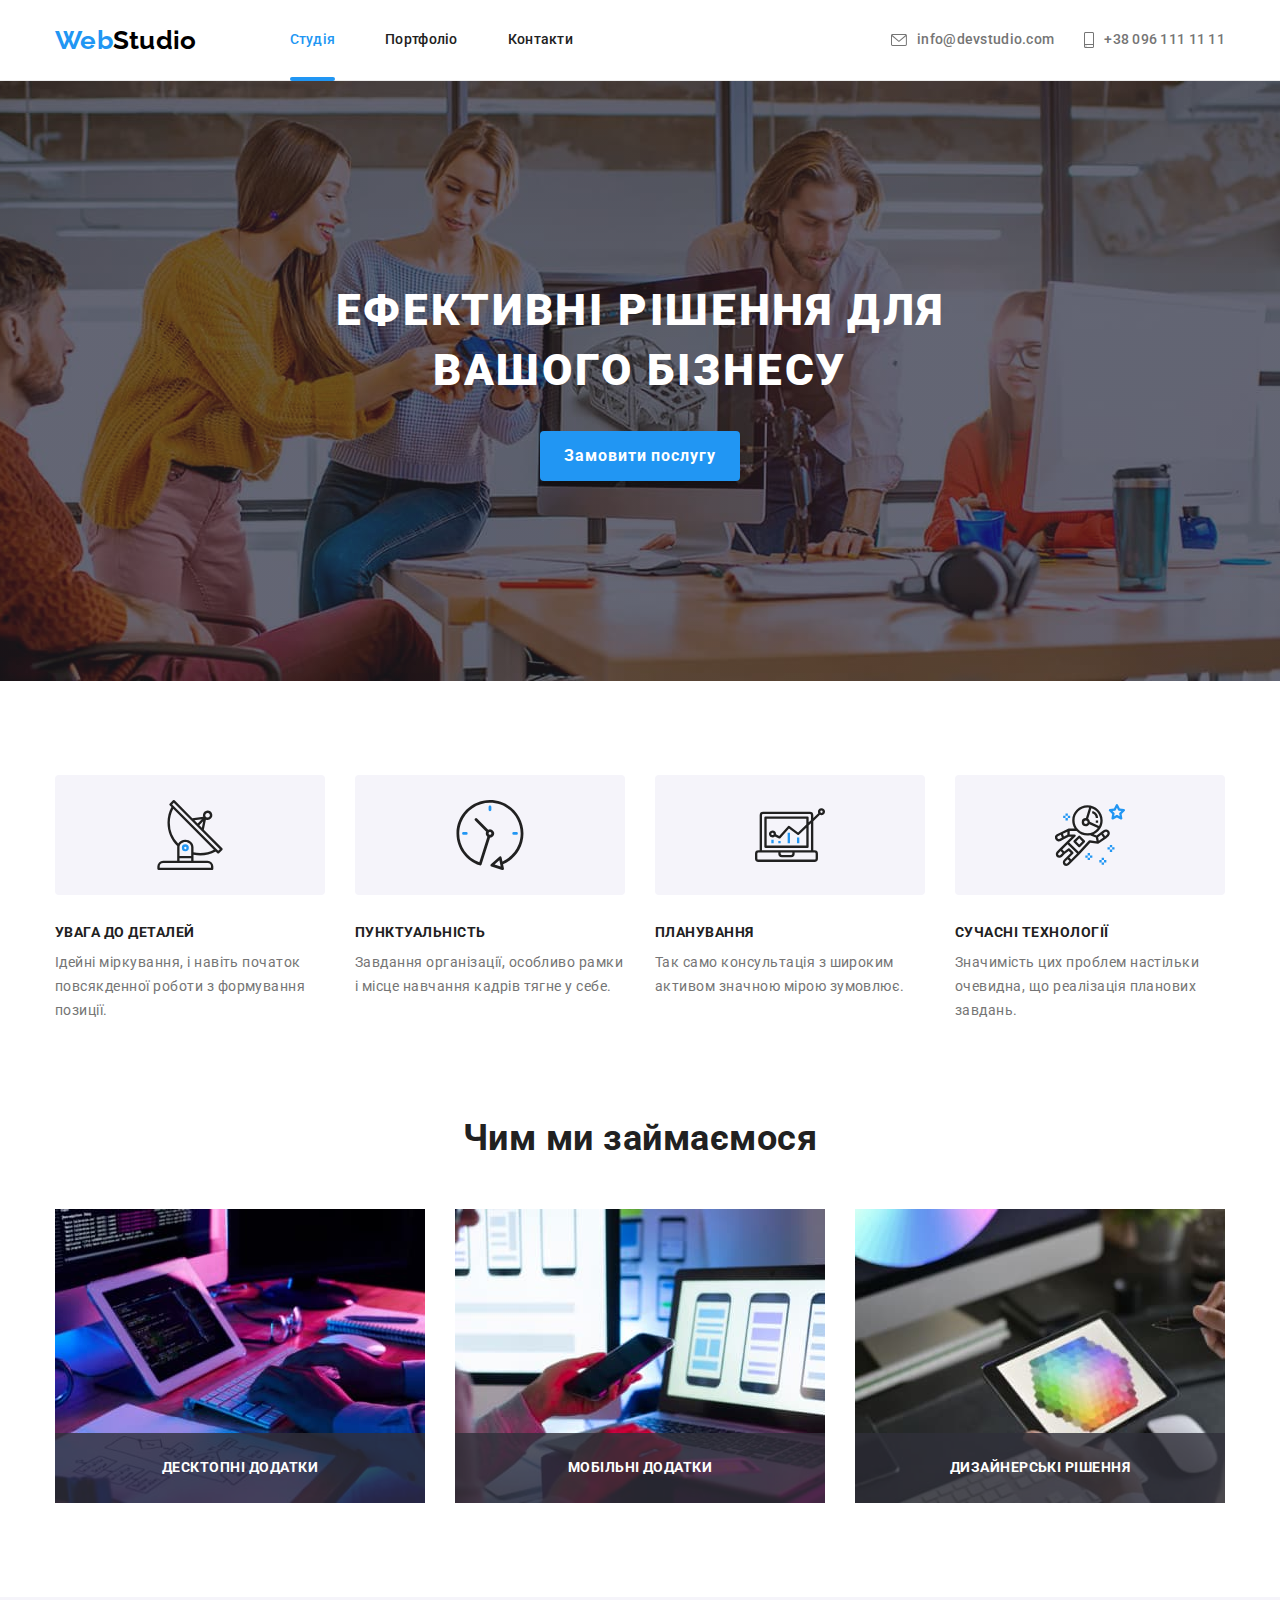
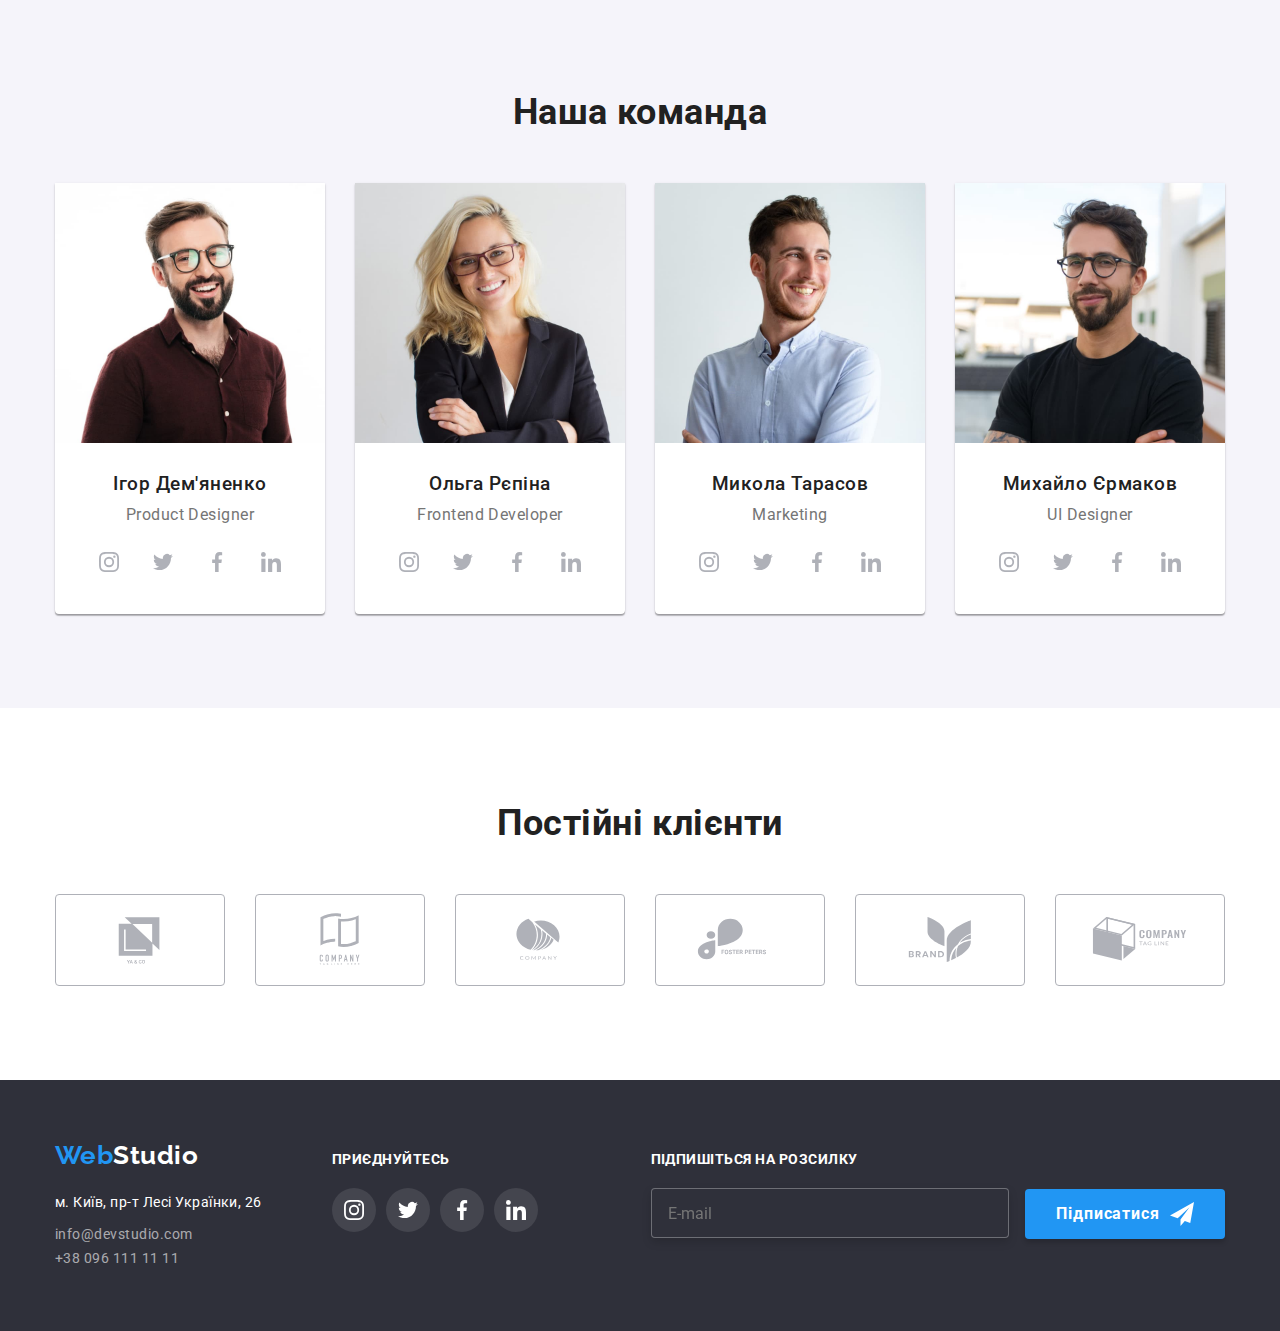
<file: index.html>
<!DOCTYPE html>
<html lang="uk">
  <head>
    <meta charset="UTF-8" />
    <meta http-equiv="X-UA-Compatible" content="IE=edge" />
     <link
      rel="stylesheet"
      href="https://cdnjs.cloudflare.com/ajax/libs/modern-normalize/1.1.0/modern-normalize.min.css"
    />
    <link rel="stylesheet" href="./css/main.min.css" />
    <link rel="preconnect" href="https://fonts.googleapis.com" />
    <link rel="preconnect" href="https://fonts.gstatic.com" crossorigin />
    <link
      href="https://fonts.googleapis.com/css2?family=Raleway:wght@700&family=Roboto:wght@400;500;700;900&display=swap"
      rel="stylesheet"
    />
    <meta name="viewport" content="width=device-width, initial-scale=1.0" />
    <title>Студія</title>
  </head>
  <body>
    <header class="page-header">
      <div class="container page-header__container">
        <nav class="pagination">
          <a class="logo" href="./index.html"
            >Web<span class="logo--dark">Studio</span></a
          >
          <ul class="pagination__list">
            <li class="pagination__item">
              <a
                class="pagination__link pagination__link--current"
                href="./index.html"
                >Студія</a
              >
            </li>
            <li class="pagination__item">
              <a class="pagination__link" href="./portfolio.html">Портфоліо</a>
            </li>
            <li class="pagination__item">
              <a class="pagination__link" href="#">Контакти</a>
            </li>
          </ul>
        </nav>
        <ul class="contacts">
          <li class="contacts__item">
            <a class="contacts__link" href="mailto:info@devstudio.com">
              <svg class="contacts__icon" width="16" height="12">
                <use href="./images/sprite.svg#icon-envelope"></use>
              </svg>
              info@devstudio.com
            </a>
          </li>
          <li class="contacts__item">
            <a class="contacts__link" href="tel:+380961111111">
              <svg class="contacts__icon" width="10" height="16">
                <use href="./images/sprite.svg#icon-smartphone"></use>
              </svg>
              +38 096 111 11 11
            </a>
          </li>
        </ul>
      </div>
    </header>
    <main>
      <section class="hero section">
        <div class="container">
          <h1 class="hero__title">Ефективні рішення для вашого бізнесу</h1>
          <button
            class="main-button hero__button"
            type="button"
            data-modal-open
          >
            Замовити послугу
          </button>
        </div>
      </section>
      <section class="peculiarities section">
        <div class="container">
          <h2 class="visually-hidden">Наші переваги</h2>
          <ul class="peculiarities__list">
            <li class="peculiarities__item">
              <div class="peculiarities__icon">
                <svg width="70" height="70">
                  <use href="./images/sprite.svg#icon-antenna"></use>
                </svg>
              </div>
              <h3 class="subtitle peculiarities__subtitle">Увага до деталей</h3>
              <p class="peculiarities__text">
                Ідейні міркування, і навіть початок повсякденної роботи з
                формування позиції.
              </p>
            </li>
            <li class="peculiarities__item">
              <div class="peculiarities__icon">
                <svg width="70" height="70">
                  <use href="./images/sprite.svg#icon-clock"></use>
                </svg>
              </div>
              <h3 class="subtitle peculiarities__subtitle">Пунктуальність</h3>
              <p class="peculiarities__text">
                Завдання організації, особливо рамки і місце навчання кадрів
                тягне у себе.
              </p>
            </li>
            <li class="peculiarities__item">
              <div class="peculiarities__icon">
                <svg width="70" height="70">
                  <use href="./images/sprite.svg#icon-diagram"></use>
                </svg>
              </div>
              <h3 class="subtitle peculiarities__subtitle">Планування</h3>
              <p class="peculiarities__text">
                Так само консультація з широким активом значною мірою зумовлює.
              </p>
            </li>
            <li class="peculiarities__item">
              <div class="peculiarities__icon">
                <svg width="70" height="70">
                  <use href="./images/sprite.svg#icon-astronaut"></use>
                </svg>
              </div>
              <h3 class="subtitle peculiarities__subtitle">
                Сучасні технології
              </h3>
              <p class="peculiarities__text">
                Значимість цих проблем настільки очевидна, що реалізація
                планових завдань.
              </p>
            </li>
          </ul>
        </div>
      </section>
      <section class="section performance">
        <div class="container">
          <h2 class="performance__title main-title">Чим ми займаємося</h2>
          <ul class="performance__list">
            <li class="performance__item">
              <img
                src="./images/1.jpg"
                alt="зображення робочого процесу при написанні програмного коду"
                width="370"
              />
              <p class="performance__text">Десктопні додатки</p>
            </li>
            <li class="performance__item">
              <img
                src="./images/2.jpg"
                alt="зображення процесу роботи під час створення мобільного додатку"
                width="370"
              />
              <p class="performance__text">Мобільні додатки</p>
            </li>
            <li class="performance__item">
              <img
                src="./images/3.jpg"
                alt="зображення процесу роботи графічного дизайнера"
                width="370"
              />
              <p class="performance__text">Дизайнерські рішення</p>
            </li>
          </ul>
        </div>
      </section>
      <section class="team section">
        <div class="container">
          <h2 class="team__title main-title">Наша команда</h2>
          <ul class="team__list">
            <li class="team__item">
              <img
                src="./images/4.jpg"
                alt="фотографія Ігоря Дем'яненко"
                width="270"
              />
              <div class="team__content">
                <h3 class="team__subtitle">Ігор дем'яненко</h3>
                <p class="team__text" lang="en">Product designer</p>
                <ul class="team__list-icon">
                  <li class="team__item-icon">
                    <a class="social-network team__link-icon" href="#">
                      <svg width="20" height="20">
                        <use href="./images/sprite.svg#icon-instagram"></use>
                      </svg>
                    </a>
                  </li>
                  <li class="team__item-icon">
                    <a class="social-network team__link-icon" href="#">
                      <svg width="20" height="20">
                        <use href="./images/sprite.svg#icon-twitter"></use>
                      </svg>
                    </a>
                  </li>
                  <li class="team__item-icon">
                    <a class="social-network team__link-icon" href="#">
                      <svg width="20" height="20">
                        <use href="./images/sprite.svg#icon-facebook"></use>
                      </svg>
                    </a>
                  </li>
                  <li class="team__item-icon">
                    <a class="social-network team__link-icon" href="#">
                      <svg width="20" height="20">
                        <use href="./images/sprite.svg#icon-linkedin"></use>
                      </svg>
                    </a>
                  </li>
                </ul>
              </div>
            </li>
            <li class="team__item">
              <img
                src="./images/5.jpg"
                alt="фотографія Ольги Рєпіної"
                width="270"
              />
              <div class="team__content">
                <h3 class="team__subtitle">Ольга рєпіна</h3>
                <p class="team__text" lang="en">Frontend developer</p>
                <ul class="team__list-icon">
                  <li class="team__item-icon">
                    <a class="social-network team__link-icon" href="#">
                      <svg width="20" height="20">
                        <use href="./images/sprite.svg#icon-instagram"></use>
                      </svg>
                    </a>
                  </li>
                  <li class="team__item-icon">
                    <a class="social-network team__link-icon" href="#">
                      <svg width="20" height="20">
                        <use href="./images/sprite.svg#icon-twitter"></use>
                      </svg>
                    </a>
                  </li>
                  <li class="team__item-icon">
                    <a class="social-network team__link-icon" href="#">
                      <svg width="20" height="20">
                        <use href="./images/sprite.svg#icon-facebook"></use>
                      </svg>
                    </a>
                  </li>
                  <li class="team__item-icon">
                    <a class="social-network team__link-icon" href="#">
                      <svg width="20" height="20">
                        <use href="./images/sprite.svg#icon-linkedin"></use>
                      </svg>
                    </a>
                  </li>
                </ul>
              </div>
            </li>
            <li class="team__item">
              <img
                src="./images/6.jpg"
                alt="фотографія Миколи Тарасова"
                width="270"
              />
              <div class="team__content">
                <h3 class="team__subtitle">Микола тарасов</h3>
                <p class="team__text" lang="en">Marketing</p>
                <ul class="team__list-icon">
                  <li class="team__item-icon">
                    <a class="social-network team__link-icon" href="#">
                      <svg width="20" height="20">
                        <use href="./images/sprite.svg#icon-instagram"></use>
                      </svg>
                    </a>
                  </li>
                  <li class="team__item-icon">
                    <a class="social-network team__link-icon" href="#">
                      <svg width="20" height="20">
                        <use href="./images/sprite.svg#icon-twitter"></use>
                      </svg>
                    </a>
                  </li>
                  <li class="team__item-icon">
                    <a class="social-network team__link-icon" href="#">
                      <svg width="20" height="20">
                        <use href="./images/sprite.svg#icon-facebook"></use>
                      </svg>
                    </a>
                  </li>
                  <li class="team__item-icon">
                    <a class="social-network team__link-icon" href="#">
                      <svg width="20" height="20">
                        <use href="./images/sprite.svg#icon-linkedin"></use>
                      </svg>
                    </a>
                  </li>
                </ul>
              </div>
            </li>
            <li class="team__item">
              <img
                src="./images/7.jpg"
                alt="фотографія Михайла Єрмакова"
                width="270"
              />
              <div class="team__content">
                <h3 class="team__subtitle">Михайло єрмаков</h3>
                <p class="team__text" lang="en">
                  <span class="team__text--big">UI</span> designer
                </p>
                <ul class="team__list-icon">
                  <li class="team__item-icon">
                    <a class="social-network team__link-icon" href="#">
                      <svg width="20" height="20">
                        <use href="./images/sprite.svg#icon-instagram"></use>
                      </svg>
                    </a>
                  </li>
                  <li class="team__item-icon">
                    <a class="social-network team__link-icon" href="#">
                      <svg width="20" height="20">
                        <use href="./images/sprite.svg#icon-twitter"></use>
                      </svg>
                    </a>
                  </li>
                  <li class="team__item-icon">
                    <a class="social-network team__link-icon" href="#">
                      <svg width="20" height="20">
                        <use href="./images/sprite.svg#icon-facebook"></use>
                      </svg>
                    </a>
                  </li>
                  <li class="team__item-icon">
                    <a class="social-network team__link-icon" href="#">
                      <svg width="20" height="20">
                        <use href="./images/sprite.svg#icon-linkedin"></use>
                      </svg>
                    </a>
                  </li>
                </ul>
              </div>
            </li>
          </ul>
        </div>
      </section>
      <section class="clients section">
        <div class="container">
          <h2 class="clients__title main-title">Постійні клієнти</h2>
          <ul class="clients__list">
            <li class="clients__item">
              <a class="clients__link" href="#">
                <svg width="106" height="60">
                  <use href="./images/sprite.svg#icon-yaco"></use>
                </svg>
              </a>
            </li>
            <li class="clients__item">
              <a class="clients__link" href="#">
                <svg width="106" height="60">
                  <use href="./images/sprite.svg#icon-here"></use>
                </svg>
              </a>
            </li>
            <li class="clients__item">
              <a class="clients__link" href="#">
                <svg width="106" height="60">
                  <use href="./images/sprite.svg#icon-company"></use>
                </svg>
              </a>
            </li>
            <li class="clients__item">
              <a class="clients__link" href="#">
                <svg width="106" height="60">
                  <use href="./images/sprite.svg#icon-foster"></use>
                </svg>
              </a>
            </li>
            <li class="clients__item">
              <a class="clients__link" href="#">
                <svg width="106" height="60">
                  <use href="./images/sprite.svg#icon-brand"></use>
                </svg>
              </a>
            </li>
            <li class="clients__item">
              <a class="clients__link" href="#">
                <svg width="106" height="60">
                  <use href="./images/sprite.svg#icon-tagline"></use>
                </svg>
              </a>
            </li>
          </ul>
        </div>
      </section>
    </main>
    <footer class="page-footer">
      <div class="container page-footer__container">
        <div class="page-footer__info">
          <div class="page-footer__logo-address">
            <a class="logo" href="./index.html"
              >Web<span class="logo--light">Studio</span>
            </a>
            <address class="address">
              <ul class="address__list">
                <li class="address__item">
                  <a
                    class="address__adds-link"
                    href="https://goo.gl/maps/CPtrU1FHBa2aNyZL9"
                    target="_blank"
                    rel="noopener noreferrer nofollow"
                    >м. Київ, пр-т Лесі Українки, 26</a
                  >
                </li>
                <li class="address-item">
                  <a
                    class="address__contacts-link"
                    href="mailto:info@devstudio.com"
                    >info@devstudio.com</a
                  >
                </li>
                <li class="address-item">
                  <a class="address__contacts-link" href="tel:+380961111111"
                    >+38 096 111 11 11</a
                  >
                </li>
              </ul>
            </address>
          </div>
          <div class="social">
            <h2 class="social__title">приєднуйтесь</h2>
            <ul class="social__list">
              <li class="social__item">
                <a class="social-network social__link" href="#">
                  <svg width="20" height="20">
                    <use href="./images/sprite.svg#icon-instagram"></use>
                  </svg>
                </a>
              </li>
              <li class="social__item">
                <a class="social-network social__link" href="#">
                  <svg width="20" height="20">
                    <use href="./images/sprite.svg#icon-twitter"></use>
                  </svg>
                </a>
              </li>
              <li class="social__item">
                <a class="social-network social__link" href="#">
                  <svg width="20" height="20">
                    <use href="./images/sprite.svg#icon-facebook"></use>
                  </svg>
                </a>
              </li>
              <li class="social__item">
                <a class="social-network social__link" href="#">
                  <svg width="20" height="20">
                    <use href="./images/sprite.svg#icon-linkedin"></use>
                  </svg>
                </a>
              </li>
            </ul>
          </div>
        </div>
        <div class="subscription">
          <h2 class="subscription__title">Підпишіться на розсилку</h2>
          <form>
            <input
              class="subscription__subs-input"
              type="email"
              name="subs"
              placeholder="E-mail"
            />
            <button class="main-button subscription__subs-button" type="submit">
              Підписатися
              <svg class="subscription__icon-send" width="24" height="24">
                <use href="./images/sprite.svg#icon-send"></use>
              </svg>
            </button>
          </form>
        </div>
      </div>
    </footer>
    <div class="backdrop is-hidden" data-modal>
      <div class="modal">
        <button class="modal__close-button" type="button" data-modal-close>
          <svg width="18" height="18">
            <use href="./images/sprite.svg#icon-close"></use>
          </svg>
        </button>
        <h2 class="modal__titel">Залиште свої дані, ми вам передзвонимо</h2>
        <form name="modal__form">
          <div class="modal__entry-field">
            <label for="name">Ім'я</label>
            <input
              class="modal__input modal__input-person"
              type="text"
              name="name"
              id="name"
            />
            <svg class="modal__icon" width="18" height="18">
              <use href="./images/sprite.svg#icon-person"></use>
            </svg>
          </div>
          <div class="modal__entry-field">
            <label for="phone">Телефон</label>
            <input
              class="modal__input modal__input-person"
              type="tel"
              name="phone"
              id="phone"
            />
            <svg class="modal__icon" width="18" height="18">
              <use href="./images/sprite.svg#icon-phone"></use>
            </svg>
          </div>
          <div class="modal__entry-field">
            <label for="email">Пошта</label>
            <input
              class="modal__input modal__input-person"
              type="email"
              name="email"
              id="email"
            />
            <svg class="modal__icon" width="18" height="18">
              <use href="./images/sprite.svg#icon-email"></use>
            </svg>
          </div>
          <div class="modal__entry-field">
            <label for="comment">Коментар</label>
            <textarea
              class="modal__input modal__input-comment"
              name="comment"
              id="comment"
              placeholder="Введіть текст"
            ></textarea>
          </div>
          <div class="modal__agree">
            <label class="modal__agree-label">
              <input
                class="modal__agree-input visually-hidden"
                type="checkbox"
                name="agree-checkbox"
              />
              <span class="modal__agree-check">
                <svg width="16" height="15">
                  <use href="./images/sprite.svg#icon-vector"></use>
                </svg>
              </span>
              Погоджуюся з розсилкою та приймаю
              <a class="modal__agree-link" href="#"> Умови договору</a>
            </label>
          </div>
          <button class="modal__send-button main-button" type="submit">
            Відправити
          </button>
        </form>
      </div>
    </div>
    <script src="./js/modal.js"></script>
  </body>
</html>
</file>
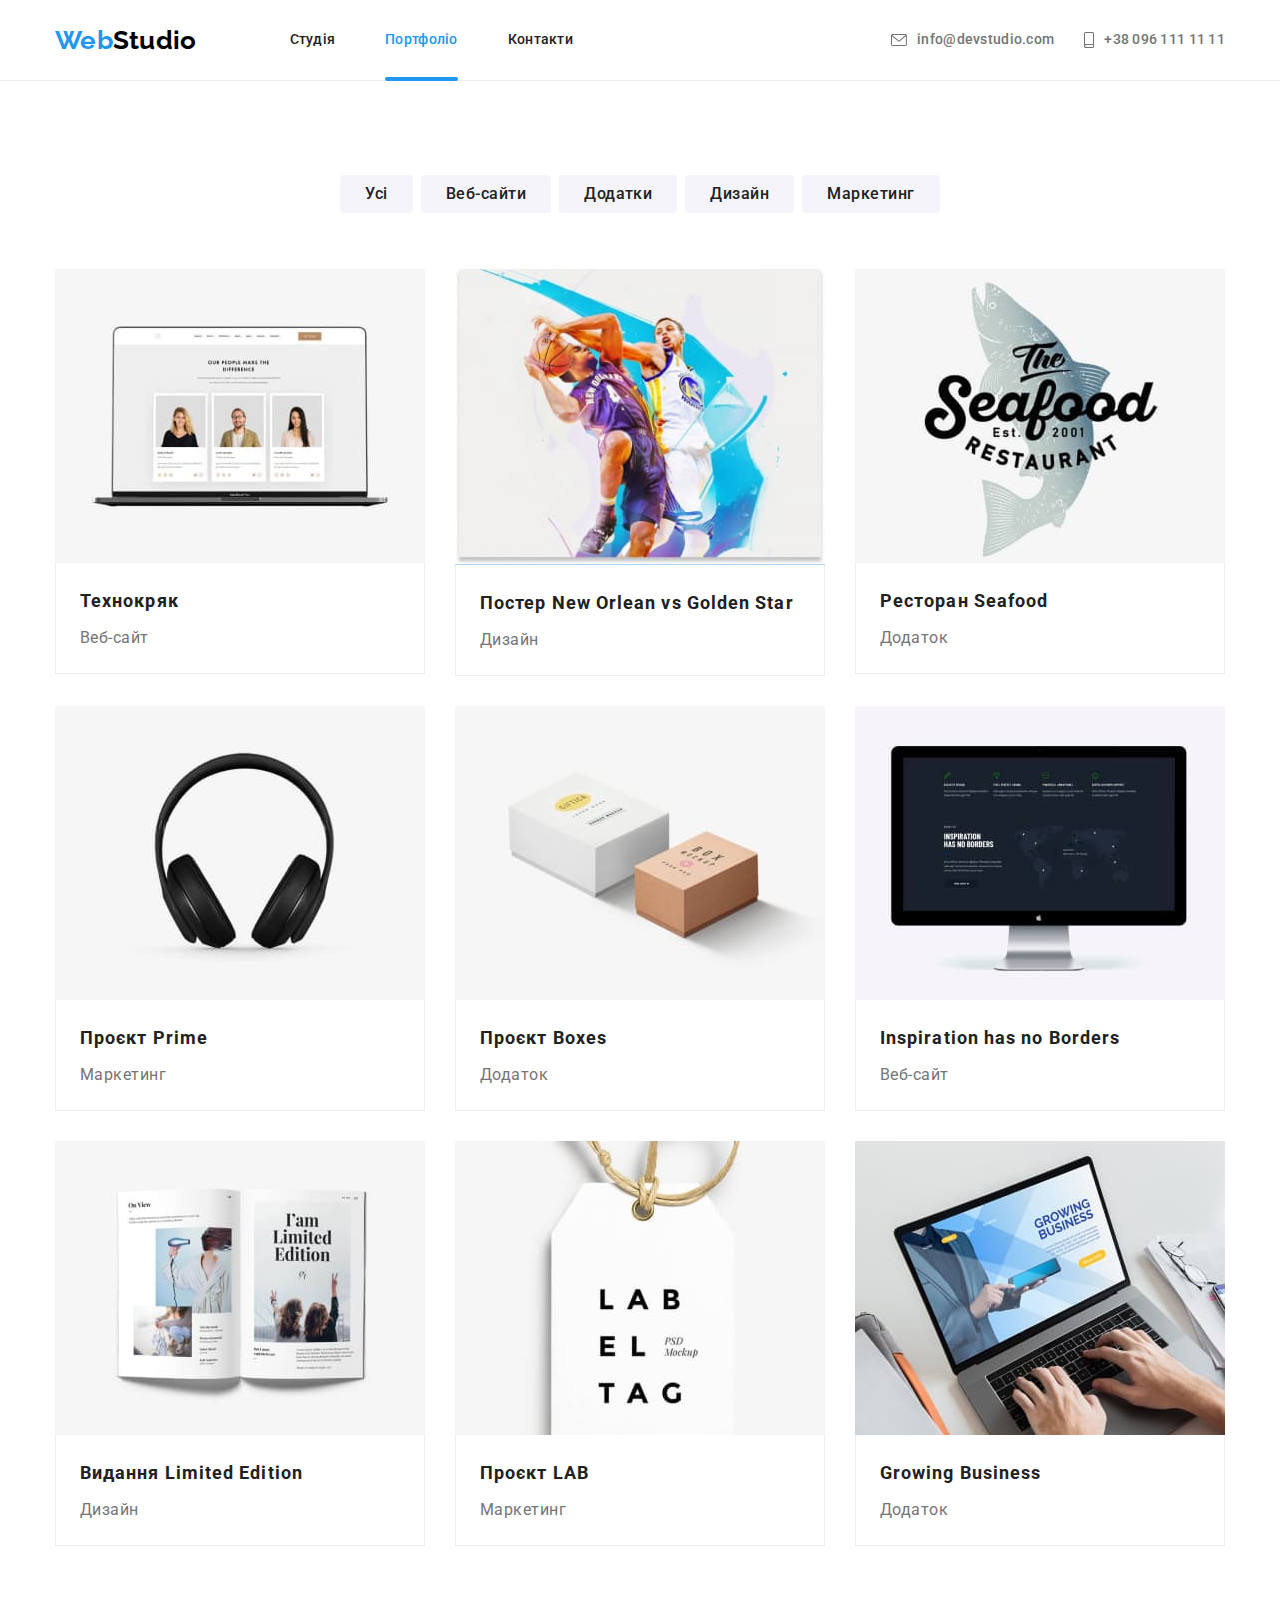
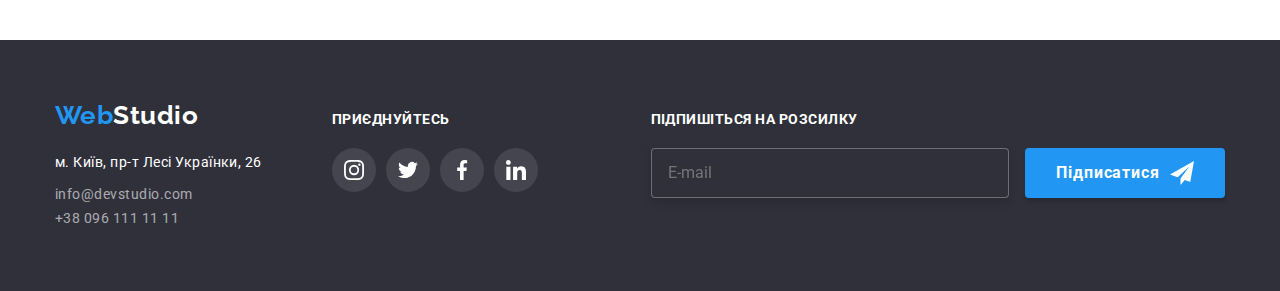
<file: portfolio.html>
<!DOCTYPE html>
<html lang="uk">
  <head>
    <meta charset="UTF-8" />
    <meta http-equiv="X-UA-Compatible" content="IE=edge" />
    <link
      rel="stylesheet"
      href="https://cdnjs.cloudflare.com/ajax/libs/modern-normalize/1.1.0/modern-normalize.min.css"
    />
    <link rel="stylesheet" href="./css/main.min.css" />
    <link rel="preconnect" href="https://fonts.googleapis.com" />
    <link rel="preconnect" href="https://fonts.gstatic.com" crossorigin />
    <link
      href="https://fonts.googleapis.com/css2?family=Raleway:wght@700&family=Roboto:wght@400;500;700;900&display=swap"
      rel="stylesheet"
    />
    <meta name="viewport" content="width=device-width, initial-scale=1.0" />
    <title>Портфоліо</title>
  </head>
  <body>
    <header class="page-header">
      <div class="container page-header__container">
        <nav class="pagination">
          <a class="logo" href="./index.html"
            >Web<span class="logo--dark">Studio</span></a
          >
          <ul class="pagination__list">
            <li class="pagination__item">
              <a class="pagination__link" href="./index.html">Студія</a>
            </li>
            <li class="pagination__item">
              <a
                class="pagination__link pagination__link--current"
                href="./portfolio.html"
                >Портфоліо</a
              >
            </li>
            <li class="pagination__item">
              <a class="pagination__link" href="#">Контакти</a>
            </li>
          </ul>
        </nav>
        <ul class="contacts">
          <li class="contacts__item">
            <a class="contacts__link" href="mailto:info@devstudio.com">
              <svg class="contacts__icon" width="16" height="12">
                <use href="./images/sprite.svg#icon-envelope"></use>
              </svg>
              info@devstudio.com
            </a>
          </li>
          <li class="contacts__item">
            <a class="contacts__link" href="tel:+380961111111">
              <svg class="contacts__icon" width="10" height="16">
                <use href="./images/sprite.svg#icon-smartphone"></use>
              </svg>
              +38 096 111 11 11
            </a>
          </li>
        </ul>
      </div>
    </header>
    <main>
      <section class="portfolio section">
        <div class="container">
          <h1 class="visually-hidden">Портфоліо</h1>
          <h2 class="visually-hidden">Фільтри</h2>
          <ul class="filters">
            <li class="filters__item">
              <button class="filters__button" type="button">Усі</button>
            </li>
            <li class="filters__item">
              <button class="filters__button" type="button">Веб-сайти</button>
            </li>
            <li class="filters__item">
              <button class="filters__button" type="button">Додатки</button>
            </li>
            <li class="filters__item">
              <button class="filters__button" type="button">Дизайн</button>
            </li>
            <li class="filters__item">
              <button class="filters__button" type="button">Маркетинг</button>
            </li>
          </ul>
          <h2 class="visually-hidden">Проекти</h2>
          <ul class="project">
            <li class="project__item">
              <a class="project__link" href="#">
                <div class="project__description">
                  <img
                    src="./images/10.jpg"
                    alt="Зображення відкритого ноутбуку"
                    width="370"
                  />
                  <p class="project__overlay">
                    Ресурс пропонує комплексні пропозиції з різним рівнем
                    функціоналу та сервісів. Все це дозволить відвідувачу
                    отримати вичерпні відомості про компанію чи приватну особу.
                  </p>
                </div>
                <div class="project__card">
                  <h3 class="project__title">Технокряк</h3>
                  <p class="project__text">Веб-сайт</p>
                </div>
              </a>
            </li>
            <li class="project__item">
              <a class="project__link" href="#">
                <div class="project__description">
                  <img
                    src="./images/11.jpg"
                    alt="Зображення двох баскетболістів"
                    width="370"
                  />
                  <p class="project__overlay">
                    Ресурс пропонує комплексні пропозиції з різним рівнем
                    функціоналу та сервісів. Все це дозволить відвідувачу
                    отримати вичерпні відомості про компанію чи приватну особу.
                  </p>
                </div>
                <div class="project__card">
                  <h3 class="project__title">
                    Постер
                    <span lang="en"
                      >New orlean
                      <span class="project__title--small">vs</span> golden
                      star</span
                    >
                  </h3>
                  <p class="project__text">Дизайн</p>
                </div>
              </a>
            </li>
            <li class="project__item">
              <a class="project__link" href="#">
                <div class="project__description">
                  <img
                    src="./images/12.jpg"
                    alt="Зображення логотипу ресторану Seafood"
                    width="370"
                  />
                  <p class="project__overlay">
                    Ресурс пропонує комплексні пропозиції з різним рівнем
                    функціоналу та сервісів. Все це дозволить відвідувачу
                    отримати вичерпні відомості про компанію чи приватну особу.
                  </p>
                </div>
                <div class="project__card">
                  <h3 class="project__title">
                    Ресторан <span lang="en">seafood</span>
                  </h3>
                  <p class="project__text">Додаток</p>
                </div>
              </a>
            </li>
            <li class="project__item">
              <a class="project__link" href="#">
                <div class="project__description">
                  <img
                    src="./images/13.jpg"
                    alt="Зображення чорних навушників"
                    width="370"
                  />
                  <p class="project__overlay">
                    Ресурс пропонує комплексні пропозиції з різним рівнем
                    функціоналу та сервісів. Все це дозволить відвідувачу
                    отримати вичерпні відомості про компанію чи приватну особу.
                  </p>
                </div>
                <div class="project__card">
                  <h3 class="project__title">
                    Проєкт <span lang="en">prime</span>
                  </h3>
                  <p class="project__text">Маркетинг</p>
                </div>
              </a>
            </li>
            <li class="project__item">
              <a class="project__link" href="#">
                <div class="project__description">
                  <img
                    src="./images/14.jpg"
                    alt="Зображення двох коробок"
                    width="370"
                  />
                  <p class="project__overlay">
                    Ресурс пропонує комплексні пропозиції з різним рівнем
                    функціоналу та сервісів. Все це дозволить відвідувачу
                    отримати вичерпні відомості про компанію чи приватну особу.
                  </p>
                </div>
                <div class="project__card">
                  <h3 class="project__title">
                    Проєкт <span lang="en">boxes</span>
                  </h3>
                  <p class="project__text">Додаток</p>
                </div>
              </a>
            </li>
            <li class="project__item">
              <a class="project__link" href="#">
                <div class="project__description">
                  <img
                    src="./images/15.jpg"
                    alt="Зображення ввімкненого монітору"
                    width="370"
                  />
                  <p class="project__overlay">
                    Ресурс пропонує комплексні пропозиції з різним рівнем
                    функціоналу та сервісів. Все це дозволить відвідувачу
                    отримати вичерпні відомості про компанію чи приватну особу.
                  </p>
                </div>
                <div class="project__card">
                  <h3 class="project__title" lang="en">
                    Inspiration
                    <span class="project__title--small">has no</span>
                    borders
                  </h3>
                  <p class="project__text">Веб-сайт</p>
                </div>
              </a>
            </li>
            <li class="project__item">
              <a class="project__link" href="#">
                <div class="project__description">
                  <img
                    src="./images/16.jpg"
                    alt="Зображення відкритої книги"
                    width="370"
                  />
                  <p class="project__overlay">
                    Ресурс пропонує комплексні пропозиції з різним рівнем
                    функціоналу та сервісів. Все це дозволить відвідувачу
                    отримати вичерпні відомості про компанію чи приватну особу.
                  </p>
                </div>
                <div class="project__card">
                  <h3 class="project__title">
                    Видання <span lang="en">limited edition</span>
                  </h3>
                  <p class="project__text">Дизайн</p>
                </div>
              </a>
            </li>
            <li class="project__item">
              <a class="project__link" href="#">
                <div class="project__description">
                  <img
                    src="./images/17.jpg"
                    alt="Зображення бірки білого кольору з написом чорним літерами"
                    width="370"
                  />
                  <p class="project__overlay">
                    Ресурс пропонує комплексні пропозиції з різним рівнем
                    функціоналу та сервісів. Все це дозволить відвідувачу
                    отримати вичерпні відомості про компанію чи приватну особу.
                  </p>
                </div>
                <div class="project__card">
                  <h3 class="project__title">
                    Проєкт
                    <span class="project__title--big" lang="en">lab</span>
                  </h3>
                  <p class="project__text">Маркетинг</p>
                </div>
              </a>
            </li>
            <li class="project__item">
              <a class="project__link" href="#">
                <div class="project__description">
                  <img
                    src="./images/18.jpg"
                    alt="Зображення ноутбуку за яким працює людина"
                    width="370"
                  />
                  <p class="project__overlay">
                    Ресурс пропонує комплексні пропозиції з різним рівнем
                    функціоналу та сервісів. Все це дозволить відвідувачу
                    отримати вичерпні відомості про компанію чи приватну особу.
                  </p>
                </div>
                <div class="project__card">
                  <h3 class="project__title" lang="en">Growing business</h3>
                  <p class="project__text">Додаток</p>
                </div>
              </a>
            </li>
          </ul>
        </div>
      </section>
    </main>
    <footer class="page-footer">
      <div class="container page-footer__container">
        <div class="page-footer__info">
          <div class="page-footer__logo-address">
            <a class="logo" href="./index.html"
              >Web<span class="logo--light">Studio</span>
            </a>
            <address class="address">
              <ul class="address__list">
                <li class="address__item">
                  <a
                    class="address__adds-link"
                    href="https://goo.gl/maps/CPtrU1FHBa2aNyZL9"
                    target="_blank"
                    rel="noopener noreferrer nofollow"
                    >м. Київ, пр-т Лесі Українки, 26</a
                  >
                </li>
                <li class="address-item">
                  <a
                    class="address__contacts-link"
                    href="mailto:info@devstudio.com"
                    >info@devstudio.com</a
                  >
                </li>
                <li class="address-item">
                  <a class="address__contacts-link" href="tel:+380961111111"
                    >+38 096 111 11 11</a
                  >
                </li>
              </ul>
            </address>
          </div>
          <div class="social">
            <h2 class="social__title">приєднуйтесь</h2>
            <ul class="social__list">
              <li class="social__item">
                <a class="social-network social__link" href="#">
                  <svg width="20" height="20">
                    <use href="./images/sprite.svg#icon-instagram"></use>
                  </svg>
                </a>
              </li>
              <li class="social__item">
                <a class="social-network social__link" href="#">
                  <svg width="20" height="20">
                    <use href="./images/sprite.svg#icon-twitter"></use>
                  </svg>
                </a>
              </li>
              <li class="social__item">
                <a class="social-network social__link" href="#">
                  <svg width="20" height="20">
                    <use href="./images/sprite.svg#icon-facebook"></use>
                  </svg>
                </a>
              </li>
              <li class="social__item">
                <a class="social-network social__link" href="#">
                  <svg width="20" height="20">
                    <use href="./images/sprite.svg#icon-linkedin"></use>
                  </svg>
                </a>
              </li>
            </ul>
          </div>
        </div>
        <div class="subscription">
          <h2 class="subscription__title">Підпишіться на розсилку</h2>
          <form>
            <input
              class="subscription__subs-input"
              type="email"
              name="subs"
              placeholder="E-mail"
            />
            <button class="main-button subscription__subs-button" type="submit">
              Підписатися
              <svg class="subscription__icon-send" width="24" height="24">
                <use href="./images/sprite.svg#icon-send"></use>
              </svg>
            </button>
          </form>
        </div>
      </div>
    </footer>
  </body>
</html>
</file>
<file: css/main.min.css>
:root{--cubic-bezier: cubic-bezier(0.4, 0, 0.2, 1);--time: 250ms}body{font-family:"Roboto",sans-serif;font-weight:400;font-style:normal;letter-spacing:.03em;color:#757575;background-color:#fff}h1,h2,h3,p{margin:0;padding:0}ul{margin:0;padding:0;list-style:none}a{text-decoration:none}img{display:block}.container{width:1200px;margin:0 auto;padding:0 15px}.portfolio,.clients,.team,.performance,.peculiarities,.hero{padding:94px 0}.modal__send-button,.subscription__subs-button,.hero__button{width:200px;height:50px;color:#fff;background-color:#2196f3;-webkit-box-shadow:0px 4px 4px rgba(0,0,0,.15);box-shadow:0px 4px 4px rgba(0,0,0,.15);border-radius:4px;border:0;font-family:inherit;font-weight:700;font-size:16px;line-height:1.88;letter-spacing:.06em;cursor:pointer;padding:0;-webkit-transition:background-color var(--time) var(--cubic-bezier);transition:background-color var(--time) var(--cubic-bezier)}.clients__title,.team__title,.performance__title{color:#212121;font-weight:700;font-size:36px;line-height:1.17}.subscription__title,.social__title,.peculiarities__subtitle{font-weight:700;font-size:14px;line-height:1.14;text-transform:uppercase}.social__link,.team__link-icon{display:-webkit-box;display:-ms-flexbox;display:flex;-webkit-box-pack:center;-ms-flex-pack:center;justify-content:center;-webkit-box-align:center;-ms-flex-align:center;align-items:center;width:44px;height:44px;border-radius:50%}.visually-hidden{position:absolute;white-space:nowrap;width:1px;height:1px;overflow:hidden;border:0;padding:0;clip:rect(0 0 0 0);-webkit-clip-path:inset(50%);clip-path:inset(50%);margin:-1px}.page-header{font-weight:500;font-size:14px;line-height:1.14;letter-spacing:.02em;border-bottom:1px solid #ececec}.page-header__container{display:-webkit-box;display:-ms-flexbox;display:flex;-webkit-box-pack:justify;-ms-flex-pack:justify;justify-content:space-between}.logo{font-family:"Raleway",sans-serif;font-weight:700;font-size:26px;line-height:1.19;color:#2196f3}.logo--dark{color:#000}.logo--light{color:#fff}.logo:focus{outline:none}.pagination{display:-webkit-box;display:-ms-flexbox;display:flex;-webkit-box-align:center;-ms-flex-align:center;align-items:center}.pagination__list{display:-webkit-box;display:-ms-flexbox;display:flex;gap:50px;margin-left:93px}.pagination__link{display:block;color:#212121;position:relative;padding:32px 0;-webkit-transition:color var(--time) var(--cubic-bezier);transition:color var(--time) var(--cubic-bezier)}.pagination__link--current{color:#2196f3}.pagination__link--current::after{content:"";display:block;width:100%;height:4px;position:absolute;background-color:#2196f3;border-radius:2px;bottom:-1px}.pagination__link:hover,.pagination__link:focus{color:#2196f3;outline:none}.contacts{display:-webkit-box;display:-ms-flexbox;display:flex;-webkit-box-align:center;-ms-flex-align:center;align-items:center}.contacts__item:first-child{padding-right:30px}.contacts__link{display:-webkit-box;display:-ms-flexbox;display:flex;-webkit-box-align:center;-ms-flex-align:center;align-items:center;color:#757575;fill:currentColor;padding:32px 0;-webkit-transition:color var(--time) var(--cubic-bezier);transition:color var(--time) var(--cubic-bezier)}.contacts__link:hover,.contacts__link:focus{color:#2196f3;outline:none}.contacts__icon{margin-right:10px}.hero{background-color:#2f303a;max-width:1600px;height:600px;margin-left:auto;margin-right:auto;background-image:-webkit-gradient(linear, left top, right top, from(rgba(47, 48, 58, 0.4)), to(rgba(47, 48, 58, 0.4))),url("../images/heroimg.jpg");background-image:linear-gradient(to right, rgba(47, 48, 58, 0.4), rgba(47, 48, 58, 0.4)),url("../images/heroimg.jpg");background-position:center;padding:200px 0}.hero__title{width:696px;color:#fff;font-weight:900;font-size:44px;line-height:1.36;letter-spacing:.06em;text-align:center;text-transform:uppercase;margin:0 auto 30px}.hero__button{display:block;margin:0 auto}.hero__button:hover,.hero__button:focus{background-color:#188ce8;outline:none}.peculiarities__list{display:-webkit-box;display:-ms-flexbox;display:flex;gap:30px}.peculiarities__item{width:270px}.peculiarities__icon{display:-webkit-box;display:-ms-flexbox;display:flex;-webkit-box-pack:center;-ms-flex-pack:center;justify-content:center;-webkit-box-align:center;-ms-flex-align:center;align-items:center;height:120px;border-radius:4px;background-color:#f5f4fa}.peculiarities__subtitle{margin-top:30px;margin-bottom:10px;color:#212121}.peculiarities__text{font-size:14px;line-height:1.71}.performance{padding-top:0}.performance__title{text-align:center;margin-bottom:50px}.performance__list{display:-webkit-box;display:-ms-flexbox;display:flex;-webkit-box-pack:center;-ms-flex-pack:center;justify-content:center;-webkit-box-align:center;-ms-flex-align:center;align-items:center;gap:30px}.performance__item{display:-webkit-box;display:-ms-flexbox;display:flex;-webkit-box-align:end;-ms-flex-align:end;align-items:flex-end;width:370px;position:relative}.performance__text{display:-webkit-box;display:-ms-flexbox;display:flex;-webkit-box-pack:center;-ms-flex-pack:center;justify-content:center;-webkit-box-align:center;-ms-flex-align:center;align-items:center;position:absolute;width:100%;height:70px;color:#fff;font-weight:700;font-size:14px;line-height:1.14;text-align:center;text-transform:uppercase;background-color:rgba(47,48,58,.8)}.team{background-color:#f5f4fa;text-align:center}.team__title{margin-bottom:50px}.team__list{display:-webkit-box;display:-ms-flexbox;display:flex;gap:30px}.team__item{background-color:#fff;font-size:16px;line-height:1.19;text-transform:capitalize;-webkit-box-shadow:0px 1px 3px rgba(0,0,0,.12),0px 1px 1px rgba(0,0,0,.14),0px 2px 1px rgba(0,0,0,.2);box-shadow:0px 1px 3px rgba(0,0,0,.12),0px 1px 1px rgba(0,0,0,.14),0px 2px 1px rgba(0,0,0,.2);border-radius:0px 0px 4px 4px}.team__content{padding:30px 0}.team__subtitle{color:#212121;font-weight:500;margin-bottom:10px}.team__text{margin-bottom:16px}.team__text--big{text-transform:uppercase}.team__list-icon{display:-webkit-box;display:-ms-flexbox;display:flex;-webkit-box-pack:center;-ms-flex-pack:center;justify-content:center;-webkit-box-align:center;-ms-flex-align:center;align-items:center;gap:10px}.team__link-icon{fill:#afb1b8;background-color:#fff;-webkit-transition:fill var(--time) var(--cubic-bezier),background-color var(--time) var(--cubic-bezier);transition:fill var(--time) var(--cubic-bezier),background-color var(--time) var(--cubic-bezier)}.team__link-icon:hover,.team__link-icon:focus{fill:#fff;background-color:#2196f3;outline:none}.clients__title{text-align:center;margin-bottom:50px}.clients__list{display:-webkit-box;display:-ms-flexbox;display:flex;-webkit-box-pack:center;-ms-flex-pack:center;justify-content:center;-webkit-box-align:center;-ms-flex-align:center;align-items:center;gap:30px}.clients__link{display:-webkit-box;display:-ms-flexbox;display:flex;-webkit-box-pack:center;-ms-flex-pack:center;justify-content:center;-webkit-box-align:center;-ms-flex-align:center;align-items:center;width:170px;height:92px;fill:#afb1b8;border:1px solid #afb1b8;border-radius:4px;-webkit-transition:fill var(--time) var(--cubic-bezier),border var(--time) var(--cubic-bezier);transition:fill var(--time) var(--cubic-bezier),border var(--time) var(--cubic-bezier)}.clients__link:hover,.clients__link:focus{fill:#2196f3;outline:none;border:1px solid #2196f3}.page-footer{background-color:#2f303a;padding:60px 0}.page-footer__container{display:-webkit-box;display:-ms-flexbox;display:flex;-webkit-box-pack:justify;-ms-flex-pack:justify;justify-content:space-between;-webkit-box-align:baseline;-ms-flex-align:baseline;align-items:baseline}.page-footer__info{display:-webkit-box;display:-ms-flexbox;display:flex;-webkit-box-align:baseline;-ms-flex-align:baseline;align-items:baseline}.page-footer__logo-address{margin-right:70px}.logo{font-family:"Raleway",sans-serif;font-weight:700;font-size:26px;line-height:1.19;color:#2196f3}.logo--dark{color:#000}.logo--light{color:#fff}.logo:focus{outline:none}.address{font-style:normal;font-weight:400;font-size:14px;line-height:1.71;margin-top:20px}.address__adds-link{color:#fff}.address__adds-link:focus{outline:none}.address__contacts-link{color:rgba(255,255,255,.6);-webkit-transition:color var(--time) var(--cubic-bezier);transition:color var(--time) var(--cubic-bezier)}.address__contacts-link:hover,.address__contacts-link:focus{color:#2196f3;outline:none}.address__item:not(:last-child){margin-bottom:8px}.social__title{color:#fff;margin-bottom:20px}.social__list{display:-webkit-box;display:-ms-flexbox;display:flex;gap:10px}.social__link{fill:#fff;background-color:rgba(255,255,255,.1);-webkit-transition:background-color var(--time) var(--cubic-bezier);transition:background-color var(--time) var(--cubic-bezier)}.social__link:hover,.social__link:focus{background-color:#2196f3;outline:none}.subscription{display:inline-block}.subscription__title{color:#fff;margin-bottom:20px}.subscription__subs-input{width:358px;height:50px;border:1px solid rgba(255,255,255,.3);-webkit-filter:drop-shadow(0px 4px 4px rgba(0, 0, 0, 0.15));filter:drop-shadow(0px 4px 4px rgba(0, 0, 0, 0.15));border-radius:4px;margin-right:12px;padding:0px 0px 0px 16px;background-color:#2f303a;color:rgba(255,255,255,.6);font-size:16px;line-height:1.25;outline:none;-webkit-transition:border-color var(--time) var(--cubic-bezier);transition:border-color var(--time) var(--cubic-bezier)}.subscription__subs-input:hover,.subscription__subs-input:focus{border-color:rgba(255,255,255,.6)}.subscription__subs-button{display:-webkit-inline-box;display:-ms-inline-flexbox;display:inline-flex;-webkit-box-pack:center;-ms-flex-pack:center;justify-content:center;-webkit-box-align:center;-ms-flex-align:center;align-items:center}.subscription__subs-button:hover,.subscription__subs-button:focus{background-color:#188ce8;outline:none}.subscription__icon-send{fill:currentColor;margin-left:10px}.is-hidden{opacity:0;visibility:hidden;pointer-events:none}.is-hidden.modal{-webkit-transform:translate(-50%, -50%) scale(0.9);transform:translate(-50%, -50%) scale(0.9)}.backdrop{position:fixed;top:0;left:0;width:100%;height:100%;background-color:rgba(0,0,0,.2);opacity:1;-webkit-transition:opacity var(--time) var(--cubic-bezier),visibility var(--time) var(--cubic-bezier);transition:opacity var(--time) var(--cubic-bezier),visibility var(--time) var(--cubic-bezier)}.modal{position:absolute;top:50%;left:50%;-webkit-transform:translate(-50%, -50%);transform:translate(-50%, -50%);width:528px;height:581px;background-color:#fff;-webkit-box-shadow:0px 1px 3px rgba(0,0,0,.12),0px 1px 1px rgba(0,0,0,.14),0px 2px 1px rgba(0,0,0,.2);box-shadow:0px 1px 3px rgba(0,0,0,.12),0px 1px 1px rgba(0,0,0,.14),0px 2px 1px rgba(0,0,0,.2);border-radius:4px;-webkit-transition:-webkit-transform var(--time) var(--cubic-bezier);transition:-webkit-transform var(--time) var(--cubic-bezier);transition:transform var(--time) var(--cubic-bezier);transition:transform var(--time) var(--cubic-bezier), -webkit-transform var(--time) var(--cubic-bezier);padding:40px}.modal__close-button{position:absolute;top:8px;right:8px;display:-webkit-box;display:-ms-flexbox;display:flex;-webkit-box-align:center;-ms-flex-align:center;align-items:center;width:30px;height:30px;border:1px solid rgba(0,0,0,.1);border-radius:50%;background-color:#fff;cursor:pointer;outline:none;-webkit-transition:fill var(--time) var(--cubic-bezier);transition:fill var(--time) var(--cubic-bezier)}.modal__close-button:hover,.modal__close-button:focus{fill:#2196f3}.modal__titel{color:#212121;font-weight:700;font-size:20px;line-height:1.15;text-align:center;margin-bottom:12px}.modal__form{position:relative}.modal__entry-field{position:relative;color:#757575;font-size:12px;letter-spacing:.01em;fill:#212121}.modal__input{width:100%;border:1px solid rgba(33,33,33,.2);border-radius:4px;margin-top:4px;cursor:pointer;-webkit-transition:border-color var(--time) var(--cubic-bezier);transition:border-color var(--time) var(--cubic-bezier)}.modal__input-person{height:40px;padding:11px 12px 11px 35px;margin-bottom:10px}.modal__input-person:focus{border-color:#2196f3;outline:none}.modal__input-comment{height:120px;resize:none;padding:12px 16px;margin-bottom:20px}.modal__input-comment:focus{border-color:#2196f3;outline:none}.modal__icon{position:absolute;top:50%;left:12px;-webkit-transform:translateY(-25%);transform:translateY(-25%);-webkit-transition:fill var(--time) var(--cubic-bezier);transition:fill var(--time) var(--cubic-bezier)}.modal__entry-field:focus-within .modal__icon{fill:#2196f3}.modal__agree{position:relative;padding:0 20px 0 37px}.modal__agree-input{-webkit-appearance:none;-moz-appearance:none;appearance:none;position:absolute}.modal__agree-check{position:absolute;top:50%;left:12px;-webkit-transform:translateY(-50%);transform:translateY(-50%);display:-webkit-box;display:-ms-flexbox;display:flex;width:16px;height:15px;border:2px solid #212121;border-radius:2px;fill:none;-webkit-transition:border-color var(--time) var(--cubic-bezier);transition:border-color var(--time) var(--cubic-bezier)}.modal__agree-input:checked+.modal__agree-check{fill:#fff;background-color:#2196f3;border:none}.modal__agree-input:focus+.modal__agree-check{border-color:#2196f3}.modal__agree-label{display:-webkit-box;display:-ms-flexbox;display:flex;-webkit-box-pack:justify;-ms-flex-pack:justify;justify-content:space-between;font-size:14px;line-height:1.71;cursor:pointer}.modal__agree-link{color:#2196f3;text-decoration:underline;outline:none}.modal__send-button{display:block;margin:30px auto 0;-webkit-transition:background-color var(--time) var(--cubic-bezier);transition:background-color var(--time) var(--cubic-bezier)}.modal__send-button:hover,.modal__send-button:focus{background-color:#188ce8;outline:none}.filters{display:-webkit-box;display:-ms-flexbox;display:flex;-webkit-box-pack:center;-ms-flex-pack:center;justify-content:center;gap:8px;margin-bottom:56px}.filters__button{color:#212121;background-color:#f5f4fa;font-family:inherit;font-weight:500;font-size:16px;line-height:1.63;letter-spacing:.03em;text-align:center;border:0;border-radius:4px;cursor:pointer;-webkit-transition:background-color var(--time) var(--cubic-bezier),color var(--time) var(--cubic-bezier),-webkit-box-shadow var(--time) var(--cubic-bezier);transition:background-color var(--time) var(--cubic-bezier),color var(--time) var(--cubic-bezier),-webkit-box-shadow var(--time) var(--cubic-bezier);transition:background-color var(--time) var(--cubic-bezier),color var(--time) var(--cubic-bezier),box-shadow var(--time) var(--cubic-bezier);transition:background-color var(--time) var(--cubic-bezier),color var(--time) var(--cubic-bezier),box-shadow var(--time) var(--cubic-bezier),-webkit-box-shadow var(--time) var(--cubic-bezier)}.filters__button:first-child{padding:6px 25px}.filters__button:not(:first-child){padding:6px 22px}.filters__button:hover,.filters__button:focus{background-color:#2196f3;color:#fff;outline:none;-webkit-box-shadow:0px 3px 1px rgba(0,0,0,.1),0px 1px 2px rgba(0,0,0,.08),0px 2px 2px rgba(0,0,0,.12);box-shadow:0px 3px 1px rgba(0,0,0,.1),0px 1px 2px rgba(0,0,0,.08),0px 2px 2px rgba(0,0,0,.12)}.project{display:-webkit-box;display:-ms-flexbox;display:flex;gap:30px;-ms-flex-wrap:wrap;flex-wrap:wrap}.project__link{display:block;-webkit-transition:-webkit-box-shadow var(--time) var(--cubic-bezier);transition:-webkit-box-shadow var(--time) var(--cubic-bezier);transition:box-shadow var(--time) var(--cubic-bezier);transition:box-shadow var(--time) var(--cubic-bezier), -webkit-box-shadow var(--time) var(--cubic-bezier)}.project__link:hover,.project__link:focus{outline:none;-webkit-box-shadow:0px 1px 1px rgba(0,0,0,.12),0px 4px 4px rgba(0,0,0,.06),1px 4px 6px rgba(0,0,0,.16);box-shadow:0px 1px 1px rgba(0,0,0,.12),0px 4px 4px rgba(0,0,0,.06),1px 4px 6px rgba(0,0,0,.16)}.project__description{position:relative;overflow:hidden}.project__overlay{position:absolute;top:0;left:0;width:100%;height:100%;color:#fff;font-size:18px;line-height:1.56;-webkit-transform:translateY(100%);transform:translateY(100%);background-color:rgba(33,150,243,.9);padding:63px 24px;-webkit-transition:-webkit-transform var(--time) var(--cubic-bezier);transition:-webkit-transform var(--time) var(--cubic-bezier);transition:transform var(--time) var(--cubic-bezier);transition:transform var(--time) var(--cubic-bezier), -webkit-transform var(--time) var(--cubic-bezier)}.project__link:hover .project__overlay,.project__link:focus .project__overlay{-webkit-transform:translateY(0);transform:translateY(0)}.project__card{border:1px solid #eee;border-top:none;padding:20px 24px}.project__title{color:#212121;font-weight:700;font-size:18px;line-height:2;letter-spacing:.06em;text-transform:capitalize;margin-bottom:4px}.project__title--small{text-transform:none}.project__title--big{text-transform:uppercase}.project__text{color:#757575;font-size:16px;line-height:1.88}/*# sourceMappingURL=main.min.css.map */
</file>
